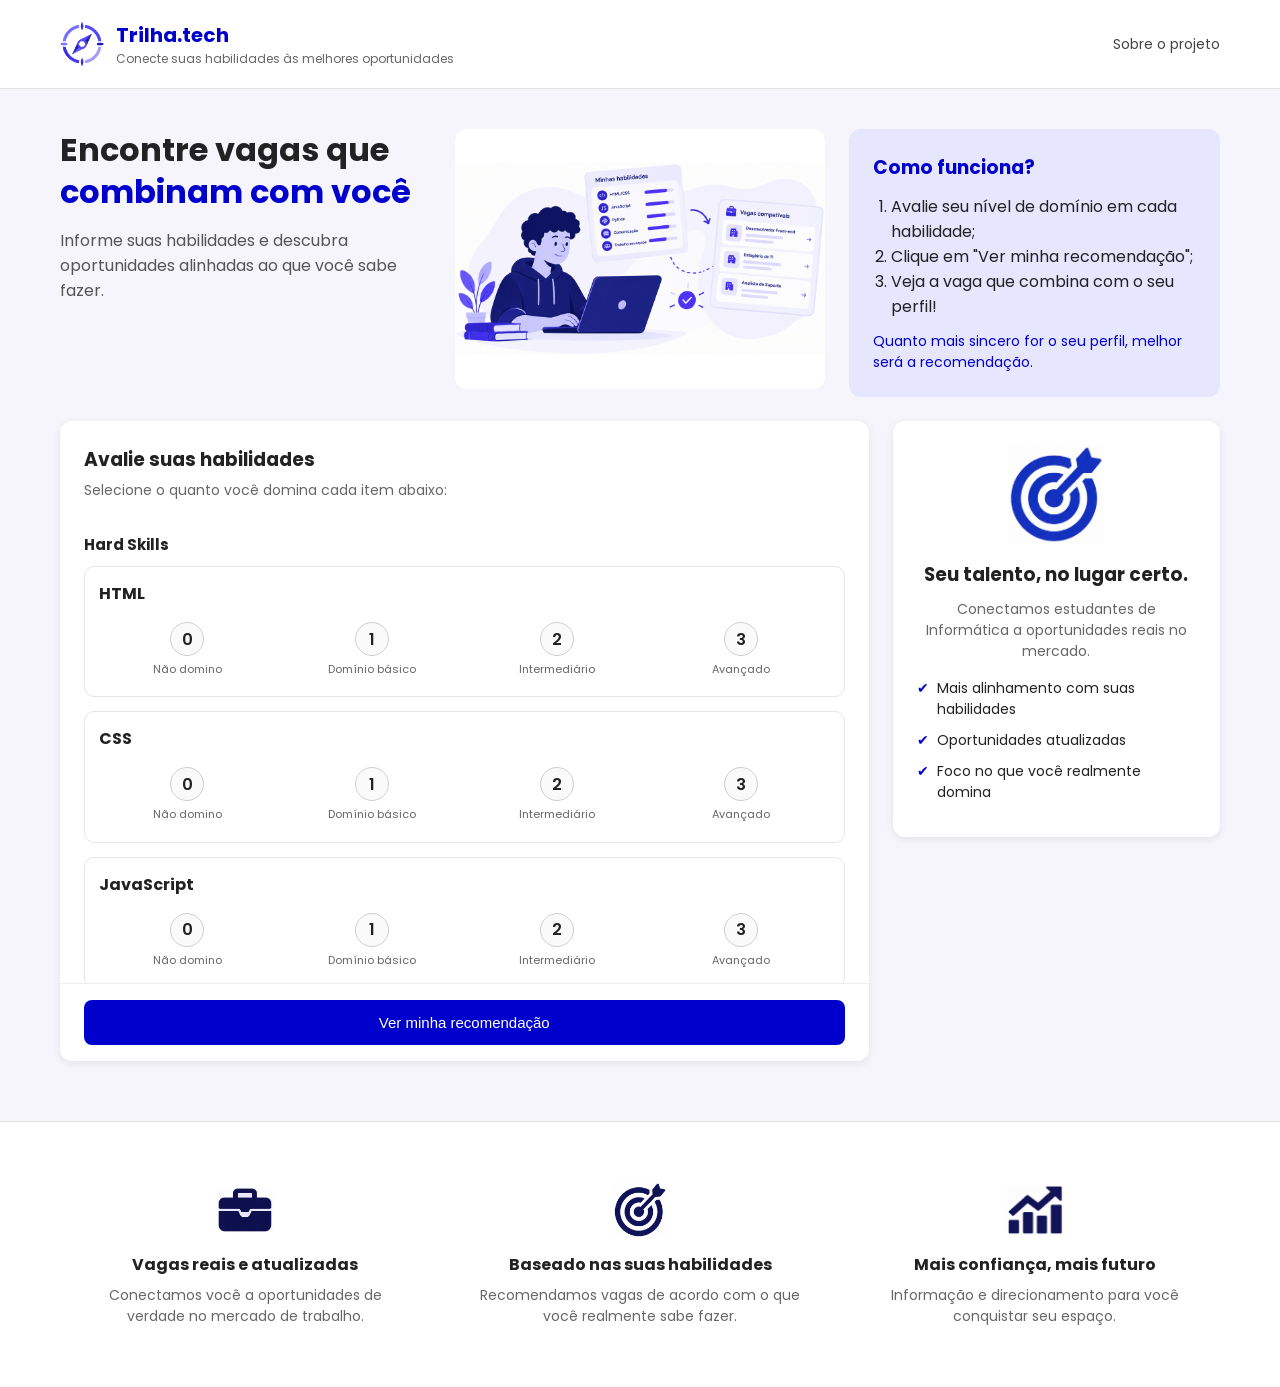
<file: index.html>
<!DOCTYPE html>
<html lang="pt-br">
<head>
  <meta charset="UTF-8">
  <meta name="viewport" content="width=device-width, initial-scale=1.0">
  <title>Trilha.tech - Encontre vagas que combinam com você</title>

  <!-- Fonte importada do Google Fonts (Poppins), usada em toda a página -->
  <link rel="preconnect" href="https://fonts.googleapis.com">
  <link href="https://fonts.googleapis.com/css2?family=Poppins:wght@400;500;600;700&display=swap" rel="stylesheet">

  <link rel="stylesheet" href="style.css">
</head>
<body>

  <!-- ===================== CABEÇALHO ===================== -->
  <header class="header">
    <div class="logo-area">
      <!-- Logo (ícone da bússola) ao lado do nome Trilha.tech -->
      <img class="logo-img" src="img/logo.png" alt="Logo do Trilha.tech">
      <div class="logo-text">
        <h2 class="logo-title">Trilha.tech</h2>
        <p class="logo-subtitle">Conecte suas habilidades às melhores oportunidades</p>
      </div>
    </div>
    <a href="#" class="sobre-link">Sobre o projeto</a>
  </header>

  <!--
    ===================== CONTEÚDO PRINCIPAL =====================
    Todos os blocos abaixo (texto do hero, ilustração, "como funciona",
    card de habilidades e card lateral) ficam dentro do MESMO container
    flexível. Isso é o que permite reorganizar a posição de cada um
    (via CSS "order") separadamente para desktop, tablet e celular,
    sem precisar duplicar o HTML.
  -->
  <div class="conteudo-principal">

    <div class="hero-texto">
      <h1>Encontre vagas que <span class="destaque">combinam com você</span></h1>
      <p>Informe suas habilidades e descubra oportunidades alinhadas ao que você sabe fazer.</p>
    </div>

    <div class="hero-imagem">
      <!-- Ilustração principal -->
      <img src="img/hero.png" alt="Pessoa usando o notebook ao lado dos cards de habilidades e vagas compatíveis">
    </div>

    <div class="como-funciona">
      <h3>Como funciona?</h3>
      <ol>
        <li>Avalie seu nível de domínio em cada habilidade;</li>
        <li>Clique em "Ver minha recomendação";</li>
        <li>Veja a vaga que combina com o seu perfil!</li>
      </ol>
      <p class="como-funciona-dica">Quanto mais sincero for o seu perfil, melhor será a recomendação.</p>
    </div>

    <!-- Cartão grande com os formulários (fica fixo, só a lista de itens rola) -->
    <div class="skills-card">

      <!-- Cabeçalho do cartão: não rola -->
      <div class="skills-card-header">
        <h3>Avalie suas habilidades</h3>
        <p>Selecione o quanto você domina cada item abaixo:</p>
      </div>

      <!-- Lista de habilidades: essa área rola internamente -->
      <div class="skills-lista" id="skills-lista">

        <!-- ---------- HARD SKILLS ---------- -->
        <h4 class="grupo-titulo">Hard Skills</h4>

        <div class="skill-item">
          <p class="skill-nome">HTML</p>
          <div class="opcoes">
            <label class="opcao">
              <input type="radio" name="skill-1-html" value="0">
              <span class="opcao-numero">0</span>
              <span class="opcao-label">Não domino</span>
            </label>
            <label class="opcao">
              <input type="radio" name="skill-1-html" value="1">
              <span class="opcao-numero">1</span>
              <span class="opcao-label">Domínio básico</span>
            </label>
            <label class="opcao">
              <input type="radio" name="skill-1-html" value="2">
              <span class="opcao-numero">2</span>
              <span class="opcao-label">Intermediário</span>
            </label>
            <label class="opcao">
              <input type="radio" name="skill-1-html" value="3">
              <span class="opcao-numero">3</span>
              <span class="opcao-label">Avançado</span>
            </label>
          </div>
        </div>

        <div class="skill-item">
          <p class="skill-nome">CSS</p>
          <div class="opcoes">
            <label class="opcao">
              <input type="radio" name="skill-2-css" value="0">
              <span class="opcao-numero">0</span>
              <span class="opcao-label">Não domino</span>
            </label>
            <label class="opcao">
              <input type="radio" name="skill-2-css" value="1">
              <span class="opcao-numero">1</span>
              <span class="opcao-label">Domínio básico</span>
            </label>
            <label class="opcao">
              <input type="radio" name="skill-2-css" value="2">
              <span class="opcao-numero">2</span>
              <span class="opcao-label">Intermediário</span>
            </label>
            <label class="opcao">
              <input type="radio" name="skill-2-css" value="3">
              <span class="opcao-numero">3</span>
              <span class="opcao-label">Avançado</span>
            </label>
          </div>
        </div>

        <div class="skill-item">
          <p class="skill-nome">JavaScript</p>
          <div class="opcoes">
            <label class="opcao">
              <input type="radio" name="skill-3-javascript" value="0">
              <span class="opcao-numero">0</span>
              <span class="opcao-label">Não domino</span>
            </label>
            <label class="opcao">
              <input type="radio" name="skill-3-javascript" value="1">
              <span class="opcao-numero">1</span>
              <span class="opcao-label">Domínio básico</span>
            </label>
            <label class="opcao">
              <input type="radio" name="skill-3-javascript" value="2">
              <span class="opcao-numero">2</span>
              <span class="opcao-label">Intermediário</span>
            </label>
            <label class="opcao">
              <input type="radio" name="skill-3-javascript" value="3">
              <span class="opcao-numero">3</span>
              <span class="opcao-label">Avançado</span>
            </label>
          </div>
        </div>

        <div class="skill-item">
          <p class="skill-nome">UI/UX Design</p>
          <div class="opcoes">
            <label class="opcao">
              <input type="radio" name="skill-4-ui-ux-design" value="0">
              <span class="opcao-numero">0</span>
              <span class="opcao-label">Não domino</span>
            </label>
            <label class="opcao">
              <input type="radio" name="skill-4-ui-ux-design" value="1">
              <span class="opcao-numero">1</span>
              <span class="opcao-label">Domínio básico</span>
            </label>
            <label class="opcao">
              <input type="radio" name="skill-4-ui-ux-design" value="2">
              <span class="opcao-numero">2</span>
              <span class="opcao-label">Intermediário</span>
            </label>
            <label class="opcao">
              <input type="radio" name="skill-4-ui-ux-design" value="3">
              <span class="opcao-numero">3</span>
              <span class="opcao-label">Avançado</span>
            </label>
          </div>
        </div>

        <div class="skill-item">
          <p class="skill-nome">Lógica de Programação</p>
          <div class="opcoes">
            <label class="opcao">
              <input type="radio" name="skill-5-l-gica-de-programa-o" value="0">
              <span class="opcao-numero">0</span>
              <span class="opcao-label">Não domino</span>
            </label>
            <label class="opcao">
              <input type="radio" name="skill-5-l-gica-de-programa-o" value="1">
              <span class="opcao-numero">1</span>
              <span class="opcao-label">Domínio básico</span>
            </label>
            <label class="opcao">
              <input type="radio" name="skill-5-l-gica-de-programa-o" value="2">
              <span class="opcao-numero">2</span>
              <span class="opcao-label">Intermediário</span>
            </label>
            <label class="opcao">
              <input type="radio" name="skill-5-l-gica-de-programa-o" value="3">
              <span class="opcao-numero">3</span>
              <span class="opcao-label">Avançado</span>
            </label>
          </div>
        </div>

        <div class="skill-item">
          <p class="skill-nome">Desenvolvimento Front End</p>
          <div class="opcoes">
            <label class="opcao">
              <input type="radio" name="skill-6-desenvolvimento-front-end" value="0">
              <span class="opcao-numero">0</span>
              <span class="opcao-label">Não domino</span>
            </label>
            <label class="opcao">
              <input type="radio" name="skill-6-desenvolvimento-front-end" value="1">
              <span class="opcao-numero">1</span>
              <span class="opcao-label">Domínio básico</span>
            </label>
            <label class="opcao">
              <input type="radio" name="skill-6-desenvolvimento-front-end" value="2">
              <span class="opcao-numero">2</span>
              <span class="opcao-label">Intermediário</span>
            </label>
            <label class="opcao">
              <input type="radio" name="skill-6-desenvolvimento-front-end" value="3">
              <span class="opcao-numero">3</span>
              <span class="opcao-label">Avançado</span>
            </label>
          </div>
        </div>

        <div class="skill-item">
          <p class="skill-nome">Banco de Dados</p>
          <div class="opcoes">
            <label class="opcao">
              <input type="radio" name="skill-7-banco-de-dados" value="0">
              <span class="opcao-numero">0</span>
              <span class="opcao-label">Não domino</span>
            </label>
            <label class="opcao">
              <input type="radio" name="skill-7-banco-de-dados" value="1">
              <span class="opcao-numero">1</span>
              <span class="opcao-label">Domínio básico</span>
            </label>
            <label class="opcao">
              <input type="radio" name="skill-7-banco-de-dados" value="2">
              <span class="opcao-numero">2</span>
              <span class="opcao-label">Intermediário</span>
            </label>
            <label class="opcao">
              <input type="radio" name="skill-7-banco-de-dados" value="3">
              <span class="opcao-numero">3</span>
              <span class="opcao-label">Avançado</span>
            </label>
          </div>
        </div>

        <div class="skill-item">
          <p class="skill-nome">Node.js - Back End</p>
          <div class="opcoes">
            <label class="opcao">
              <input type="radio" name="skill-8-node-js-back-end" value="0">
              <span class="opcao-numero">0</span>
              <span class="opcao-label">Não domino</span>
            </label>
            <label class="opcao">
              <input type="radio" name="skill-8-node-js-back-end" value="1">
              <span class="opcao-numero">1</span>
              <span class="opcao-label">Domínio básico</span>
            </label>
            <label class="opcao">
              <input type="radio" name="skill-8-node-js-back-end" value="2">
              <span class="opcao-numero">2</span>
              <span class="opcao-label">Intermediário</span>
            </label>
            <label class="opcao">
              <input type="radio" name="skill-8-node-js-back-end" value="3">
              <span class="opcao-numero">3</span>
              <span class="opcao-label">Avançado</span>
            </label>
          </div>
        </div>

        <div class="skill-item">
          <p class="skill-nome">Testes de Front End</p>
          <div class="opcoes">
            <label class="opcao">
              <input type="radio" name="skill-9-testes-de-front-end" value="0">
              <span class="opcao-numero">0</span>
              <span class="opcao-label">Não domino</span>
            </label>
            <label class="opcao">
              <input type="radio" name="skill-9-testes-de-front-end" value="1">
              <span class="opcao-numero">1</span>
              <span class="opcao-label">Domínio básico</span>
            </label>
            <label class="opcao">
              <input type="radio" name="skill-9-testes-de-front-end" value="2">
              <span class="opcao-numero">2</span>
              <span class="opcao-label">Intermediário</span>
            </label>
            <label class="opcao">
              <input type="radio" name="skill-9-testes-de-front-end" value="3">
              <span class="opcao-numero">3</span>
              <span class="opcao-label">Avançado</span>
            </label>
          </div>
        </div>

        <div class="skill-item">
          <p class="skill-nome">Noções Básicas de Redes</p>
          <div class="opcoes">
            <label class="opcao">
              <input type="radio" name="skill-10-no-es-b-sicas-de-redes" value="0">
              <span class="opcao-numero">0</span>
              <span class="opcao-label">Não domino</span>
            </label>
            <label class="opcao">
              <input type="radio" name="skill-10-no-es-b-sicas-de-redes" value="1">
              <span class="opcao-numero">1</span>
              <span class="opcao-label">Domínio básico</span>
            </label>
            <label class="opcao">
              <input type="radio" name="skill-10-no-es-b-sicas-de-redes" value="2">
              <span class="opcao-numero">2</span>
              <span class="opcao-label">Intermediário</span>
            </label>
            <label class="opcao">
              <input type="radio" name="skill-10-no-es-b-sicas-de-redes" value="3">
              <span class="opcao-numero">3</span>
              <span class="opcao-label">Avançado</span>
            </label>
          </div>
        </div>

        <div class="skill-item">
          <p class="skill-nome">Pensamento Computacional</p>
          <div class="opcoes">
            <label class="opcao">
              <input type="radio" name="skill-11-pensamento-computacional" value="0">
              <span class="opcao-numero">0</span>
              <span class="opcao-label">Não domino</span>
            </label>
            <label class="opcao">
              <input type="radio" name="skill-11-pensamento-computacional" value="1">
              <span class="opcao-numero">1</span>
              <span class="opcao-label">Domínio básico</span>
            </label>
            <label class="opcao">
              <input type="radio" name="skill-11-pensamento-computacional" value="2">
              <span class="opcao-numero">2</span>
              <span class="opcao-label">Intermediário</span>
            </label>
            <label class="opcao">
              <input type="radio" name="skill-11-pensamento-computacional" value="3">
              <span class="opcao-numero">3</span>
              <span class="opcao-label">Avançado</span>
            </label>
          </div>
        </div>

        <!-- ---------- SOFT SKILLS / COMPETÊNCIAS ---------- -->
        <h4 class="grupo-titulo">Soft Skills</h4>

        <div class="skill-item">
          <p class="skill-nome">Pensamento Analítico</p>
          <p class="skill-descricao">Capacidade de quebrar problemas complexos em partes simples para resolvê-los.</p>
          <div class="opcoes">
            <label class="opcao">
              <input type="radio" name="skill-101-pensamento-anal-tico" value="0">
              <span class="opcao-numero">0</span>
              <span class="opcao-label">Não domino</span>
            </label>
            <label class="opcao">
              <input type="radio" name="skill-101-pensamento-anal-tico" value="1">
              <span class="opcao-numero">1</span>
              <span class="opcao-label">Domínio básico</span>
            </label>
            <label class="opcao">
              <input type="radio" name="skill-101-pensamento-anal-tico" value="2">
              <span class="opcao-numero">2</span>
              <span class="opcao-label">Intermediário</span>
            </label>
            <label class="opcao">
              <input type="radio" name="skill-101-pensamento-anal-tico" value="3">
              <span class="opcao-numero">3</span>
              <span class="opcao-label">Avançado</span>
            </label>
          </div>
        </div>

        <div class="skill-item">
          <p class="skill-nome">Liderança e Trabalho em Equipe</p>
          <p class="skill-descricao">Capacidade de se comunicar com clareza, colaborar em grupo e liderar quando necessário, inclusive lidando com imprevistos e conflitos.</p>
          <div class="opcoes">
            <label class="opcao">
              <input type="radio" name="skill-102-lideran-a-e-trabalho-em-equipe" value="0">
              <span class="opcao-numero">0</span>
              <span class="opcao-label">Não domino</span>
            </label>
            <label class="opcao">
              <input type="radio" name="skill-102-lideran-a-e-trabalho-em-equipe" value="1">
              <span class="opcao-numero">1</span>
              <span class="opcao-label">Domínio básico</span>
            </label>
            <label class="opcao">
              <input type="radio" name="skill-102-lideran-a-e-trabalho-em-equipe" value="2">
              <span class="opcao-numero">2</span>
              <span class="opcao-label">Intermediário</span>
            </label>
            <label class="opcao">
              <input type="radio" name="skill-102-lideran-a-e-trabalho-em-equipe" value="3">
              <span class="opcao-numero">3</span>
              <span class="opcao-label">Avançado</span>
            </label>
          </div>
        </div>

        <div class="skill-item">
          <p class="skill-nome">Resiliência, Flexibilidade e Agilidade</p>
          <p class="skill-descricao">Capacidade de lidar com mudanças e se recuperar de erros rapidamente.</p>
          <div class="opcoes">
            <label class="opcao">
              <input type="radio" name="skill-103-resili-ncia-flexibilidade-e-agilidade" value="0">
              <span class="opcao-numero">0</span>
              <span class="opcao-label">Não domino</span>
            </label>
            <label class="opcao">
              <input type="radio" name="skill-103-resili-ncia-flexibilidade-e-agilidade" value="1">
              <span class="opcao-numero">1</span>
              <span class="opcao-label">Domínio básico</span>
            </label>
            <label class="opcao">
              <input type="radio" name="skill-103-resili-ncia-flexibilidade-e-agilidade" value="2">
              <span class="opcao-numero">2</span>
              <span class="opcao-label">Intermediário</span>
            </label>
            <label class="opcao">
              <input type="radio" name="skill-103-resili-ncia-flexibilidade-e-agilidade" value="3">
              <span class="opcao-numero">3</span>
              <span class="opcao-label">Avançado</span>
            </label>
          </div>
        </div>

        <div class="skill-item">
          <p class="skill-nome">Pensamento Crítico</p>
          <p class="skill-descricao">Capacidade de avaliar as respostas e dados gerados por ferramentas de IA: de forma crítica e profissional no seu futuro emprego.</p>
          <div class="opcoes">
            <label class="opcao">
              <input type="radio" name="skill-104-pensamento-cr-tico" value="0">
              <span class="opcao-numero">0</span>
              <span class="opcao-label">Não domino</span>
            </label>
            <label class="opcao">
              <input type="radio" name="skill-104-pensamento-cr-tico" value="1">
              <span class="opcao-numero">1</span>
              <span class="opcao-label">Domínio básico</span>
            </label>
            <label class="opcao">
              <input type="radio" name="skill-104-pensamento-cr-tico" value="2">
              <span class="opcao-numero">2</span>
              <span class="opcao-label">Intermediário</span>
            </label>
            <label class="opcao">
              <input type="radio" name="skill-104-pensamento-cr-tico" value="3">
              <span class="opcao-numero">3</span>
              <span class="opcao-label">Avançado</span>
            </label>
          </div>
        </div>

      </div>
      <!-- fim da lista rolável -->

      <!-- Rodapé do cartão: não rola, fica sempre visível -->
      <div class="skills-card-footer">
        <button class="botao-principal" id="botao-recomendacao">Ver minha recomendação</button>
      </div>

    </div>
    <!-- fim do skills-card -->

    <!-- Cartão lateral (fica ao lado do formulário) -->
    <div class="destaque-lateral">
      <!-- Imagem acima do título do card lateral -->
      <img class="destaque-img" src="img/destaque.png" alt="Alvo">
      <h3>Seu talento, no lugar certo.</h3>
      <p>Conectamos estudantes de Informática a oportunidades reais no mercado.</p>
      <ul class="lista-check">
        <li>Mais alinhamento com suas habilidades</li>
        <li>Oportunidades atualizadas</li>
        <li>Foco no que você realmente domina</li>
      </ul>
    </div>

  </div>
  <!-- fim do conteúdo principal -->

  <!-- ===================== SEÇÕES DE RODAPÉ (edite os textos como quiser) ===================== -->
  <section class="informacoes">

    <div class="info-item">
      <img class="info-icone" src="img/icone-vagas.png" alt="Maleta">
      <h4>Vagas reais e atualizadas</h4>
      <p>Conectamos você a oportunidades de verdade no mercado de trabalho.</p>
    </div>

    <div class="info-item">
      <img class="info-icone" src="img/icone-habilidades.png" alt="Alvo">
      <h4>Baseado nas suas habilidades</h4>
      <p>Recomendamos vagas de acordo com o que você realmente sabe fazer.</p>
    </div>

    <div class="info-item">
      <img class="info-icone" src="img/icone-confianca.png" alt="Gráfico de crescimento">
      <h4>Mais confiança, mais futuro</h4>
      <p>Informação e direcionamento para você conquistar seu espaço.</p>
    </div>

  </section>

  <script src="script.js"></script>
</body>
</html>
</file>
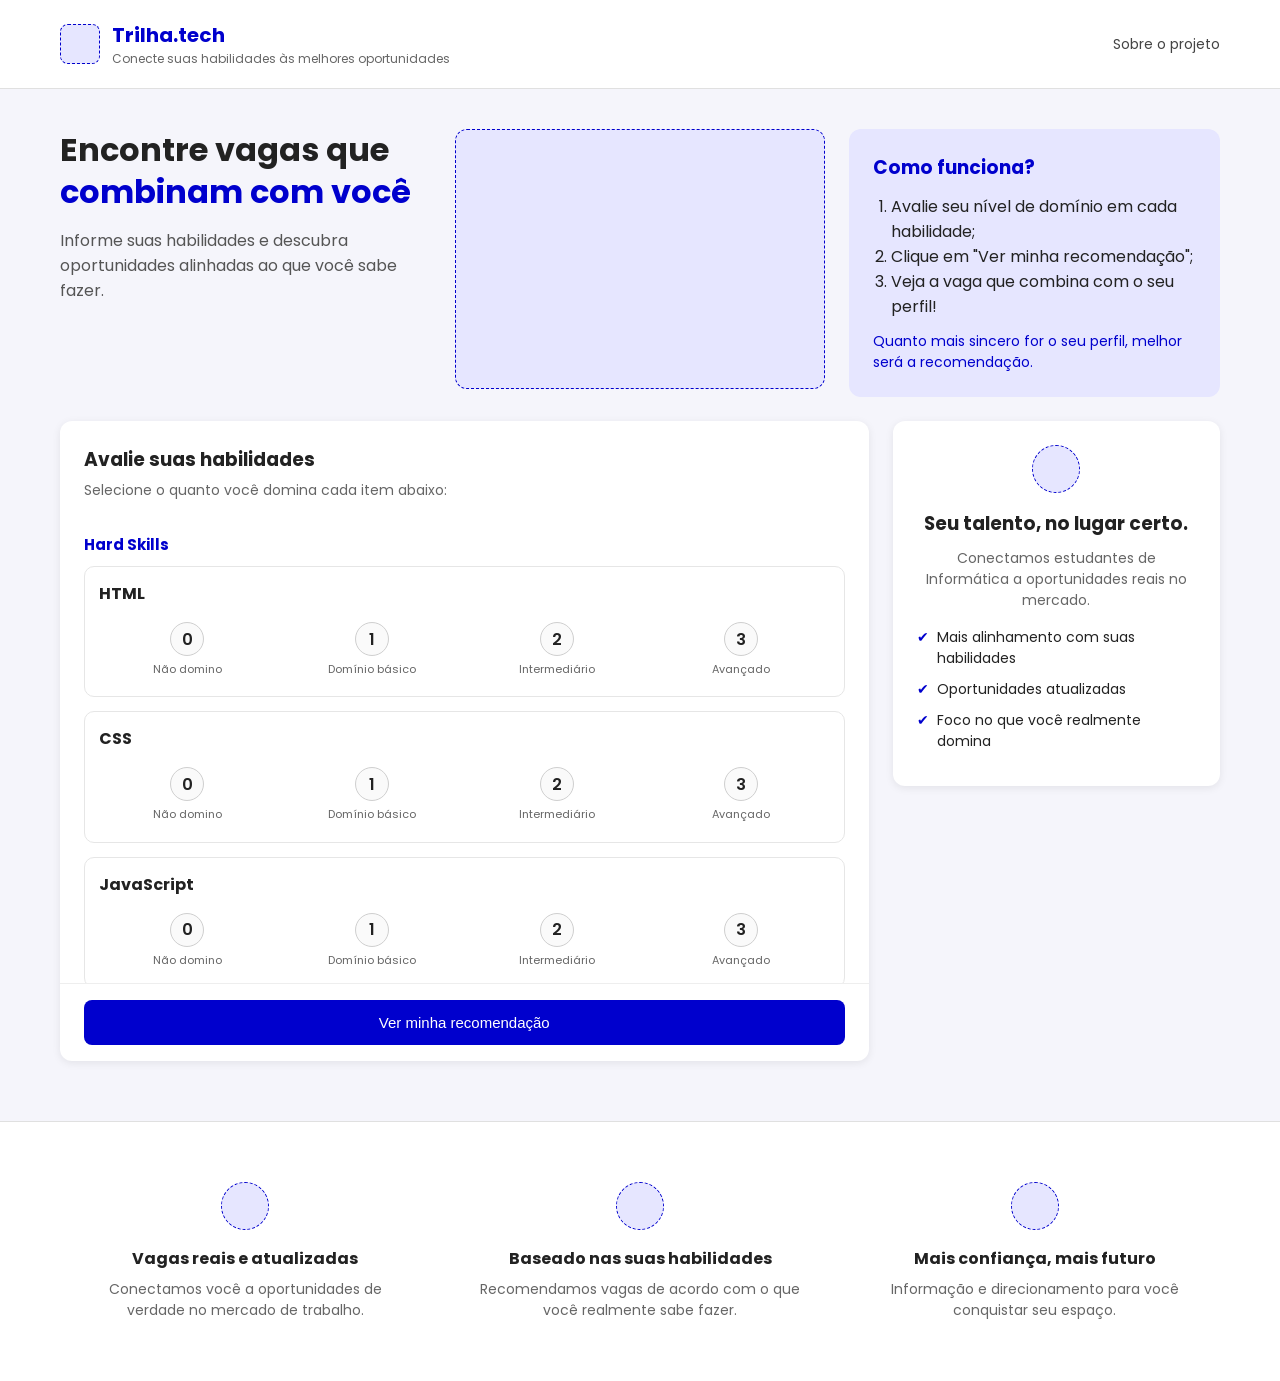
<file: Projeto direcionamento de vagas/index.html>
<!DOCTYPE html>
<html lang="pt-br">
<head>
  <meta charset="UTF-8">
  <meta name="viewport" content="width=device-width, initial-scale=1.0">
  <title>Trilha.tech - Encontre vagas que combinam com você</title>

  <!-- Fonte importada do Google Fonts (Poppins), usada em toda a página -->
  <link rel="preconnect" href="https://fonts.googleapis.com">
  <link href="https://fonts.googleapis.com/css2?family=Poppins:wght@400;500;600;700&display=swap" rel="stylesheet">

  <link rel="stylesheet" href="style.css">
</head>
<body>

  <!-- ===================== CABEÇALHO ===================== -->
  <header class="header">
    <div class="logo-area">
      <!-- IMAGEM: logo do Trilha.tech (ícone) vai aqui -->
      <div class="logo-placeholder"></div>
      <div class="logo-text">
        <h2 class="logo-title">Trilha.tech</h2>
        <p class="logo-subtitle">Conecte suas habilidades às melhores oportunidades</p>
      </div>
    </div>
    <a href="#" class="sobre-link">Sobre o projeto</a>
  </header>

  <!--
    ===================== CONTEÚDO PRINCIPAL =====================
    Todos os blocos abaixo (texto do hero, ilustração, "como funciona",
    card de habilidades e card lateral) ficam dentro do MESMO container
    flexível. Isso é o que permite reorganizar a posição de cada um
    (via CSS "order") separadamente para desktop, tablet e celular,
    sem precisar duplicar o HTML.
  -->
  <div class="conteudo-principal">

    <div class="hero-texto">
      <h1>Encontre vagas que <span class="destaque">combinam com você</span></h1>
      <p>Informe suas habilidades e descubra oportunidades alinhadas ao que você sabe fazer.</p>
    </div>

    <div class="hero-imagem">
      <!-- IMAGEM: ilustração principal (notebook + lupa) vai aqui -->
    </div>

    <div class="como-funciona">
      <h3>Como funciona?</h3>
      <ol>
        <li>Avalie seu nível de domínio em cada habilidade;</li>
        <li>Clique em "Ver minha recomendação";</li>
        <li>Veja a vaga que combina com o seu perfil!</li>
      </ol>
      <p class="como-funciona-dica">Quanto mais sincero for o seu perfil, melhor será a recomendação.</p>
    </div>

    <!-- Cartão grande com os formulários (fica fixo, só a lista de itens rola) -->
    <div class="skills-card">

      <!-- Cabeçalho do cartão: não rola -->
      <div class="skills-card-header">
        <h3>Avalie suas habilidades</h3>
        <p>Selecione o quanto você domina cada item abaixo:</p>
      </div>

      <!-- Lista de habilidades: essa área rola internamente -->
      <div class="skills-lista" id="skills-lista">

        <!-- ---------- HARD SKILLS ---------- -->
        <h4 class="grupo-titulo">Hard Skills</h4>

        <div class="skill-item">
          <p class="skill-nome">HTML</p>
          <div class="opcoes">
            <label class="opcao">
              <input type="radio" name="skill-1-html" value="0">
              <span class="opcao-numero">0</span>
              <span class="opcao-label">Não domino</span>
            </label>
            <label class="opcao">
              <input type="radio" name="skill-1-html" value="1">
              <span class="opcao-numero">1</span>
              <span class="opcao-label">Domínio básico</span>
            </label>
            <label class="opcao">
              <input type="radio" name="skill-1-html" value="2">
              <span class="opcao-numero">2</span>
              <span class="opcao-label">Intermediário</span>
            </label>
            <label class="opcao">
              <input type="radio" name="skill-1-html" value="3">
              <span class="opcao-numero">3</span>
              <span class="opcao-label">Avançado</span>
            </label>
          </div>
        </div>

        <div class="skill-item">
          <p class="skill-nome">CSS</p>
          <div class="opcoes">
            <label class="opcao">
              <input type="radio" name="skill-2-css" value="0">
              <span class="opcao-numero">0</span>
              <span class="opcao-label">Não domino</span>
            </label>
            <label class="opcao">
              <input type="radio" name="skill-2-css" value="1">
              <span class="opcao-numero">1</span>
              <span class="opcao-label">Domínio básico</span>
            </label>
            <label class="opcao">
              <input type="radio" name="skill-2-css" value="2">
              <span class="opcao-numero">2</span>
              <span class="opcao-label">Intermediário</span>
            </label>
            <label class="opcao">
              <input type="radio" name="skill-2-css" value="3">
              <span class="opcao-numero">3</span>
              <span class="opcao-label">Avançado</span>
            </label>
          </div>
        </div>

        <div class="skill-item">
          <p class="skill-nome">JavaScript</p>
          <div class="opcoes">
            <label class="opcao">
              <input type="radio" name="skill-3-javascript" value="0">
              <span class="opcao-numero">0</span>
              <span class="opcao-label">Não domino</span>
            </label>
            <label class="opcao">
              <input type="radio" name="skill-3-javascript" value="1">
              <span class="opcao-numero">1</span>
              <span class="opcao-label">Domínio básico</span>
            </label>
            <label class="opcao">
              <input type="radio" name="skill-3-javascript" value="2">
              <span class="opcao-numero">2</span>
              <span class="opcao-label">Intermediário</span>
            </label>
            <label class="opcao">
              <input type="radio" name="skill-3-javascript" value="3">
              <span class="opcao-numero">3</span>
              <span class="opcao-label">Avançado</span>
            </label>
          </div>
        </div>

        <div class="skill-item">
          <p class="skill-nome">UI/UX Design</p>
          <div class="opcoes">
            <label class="opcao">
              <input type="radio" name="skill-4-ui-ux-design" value="0">
              <span class="opcao-numero">0</span>
              <span class="opcao-label">Não domino</span>
            </label>
            <label class="opcao">
              <input type="radio" name="skill-4-ui-ux-design" value="1">
              <span class="opcao-numero">1</span>
              <span class="opcao-label">Domínio básico</span>
            </label>
            <label class="opcao">
              <input type="radio" name="skill-4-ui-ux-design" value="2">
              <span class="opcao-numero">2</span>
              <span class="opcao-label">Intermediário</span>
            </label>
            <label class="opcao">
              <input type="radio" name="skill-4-ui-ux-design" value="3">
              <span class="opcao-numero">3</span>
              <span class="opcao-label">Avançado</span>
            </label>
          </div>
        </div>

        <div class="skill-item">
          <p class="skill-nome">Lógica de Programação</p>
          <div class="opcoes">
            <label class="opcao">
              <input type="radio" name="skill-5-l-gica-de-programa-o" value="0">
              <span class="opcao-numero">0</span>
              <span class="opcao-label">Não domino</span>
            </label>
            <label class="opcao">
              <input type="radio" name="skill-5-l-gica-de-programa-o" value="1">
              <span class="opcao-numero">1</span>
              <span class="opcao-label">Domínio básico</span>
            </label>
            <label class="opcao">
              <input type="radio" name="skill-5-l-gica-de-programa-o" value="2">
              <span class="opcao-numero">2</span>
              <span class="opcao-label">Intermediário</span>
            </label>
            <label class="opcao">
              <input type="radio" name="skill-5-l-gica-de-programa-o" value="3">
              <span class="opcao-numero">3</span>
              <span class="opcao-label">Avançado</span>
            </label>
          </div>
        </div>

        <div class="skill-item">
          <p class="skill-nome">Desenvolvimento Front End</p>
          <div class="opcoes">
            <label class="opcao">
              <input type="radio" name="skill-6-desenvolvimento-front-end" value="0">
              <span class="opcao-numero">0</span>
              <span class="opcao-label">Não domino</span>
            </label>
            <label class="opcao">
              <input type="radio" name="skill-6-desenvolvimento-front-end" value="1">
              <span class="opcao-numero">1</span>
              <span class="opcao-label">Domínio básico</span>
            </label>
            <label class="opcao">
              <input type="radio" name="skill-6-desenvolvimento-front-end" value="2">
              <span class="opcao-numero">2</span>
              <span class="opcao-label">Intermediário</span>
            </label>
            <label class="opcao">
              <input type="radio" name="skill-6-desenvolvimento-front-end" value="3">
              <span class="opcao-numero">3</span>
              <span class="opcao-label">Avançado</span>
            </label>
          </div>
        </div>

        <div class="skill-item">
          <p class="skill-nome">Banco de Dados</p>
          <div class="opcoes">
            <label class="opcao">
              <input type="radio" name="skill-7-banco-de-dados" value="0">
              <span class="opcao-numero">0</span>
              <span class="opcao-label">Não domino</span>
            </label>
            <label class="opcao">
              <input type="radio" name="skill-7-banco-de-dados" value="1">
              <span class="opcao-numero">1</span>
              <span class="opcao-label">Domínio básico</span>
            </label>
            <label class="opcao">
              <input type="radio" name="skill-7-banco-de-dados" value="2">
              <span class="opcao-numero">2</span>
              <span class="opcao-label">Intermediário</span>
            </label>
            <label class="opcao">
              <input type="radio" name="skill-7-banco-de-dados" value="3">
              <span class="opcao-numero">3</span>
              <span class="opcao-label">Avançado</span>
            </label>
          </div>
        </div>

        <div class="skill-item">
          <p class="skill-nome">Node.js - Back End</p>
          <div class="opcoes">
            <label class="opcao">
              <input type="radio" name="skill-8-node-js-back-end" value="0">
              <span class="opcao-numero">0</span>
              <span class="opcao-label">Não domino</span>
            </label>
            <label class="opcao">
              <input type="radio" name="skill-8-node-js-back-end" value="1">
              <span class="opcao-numero">1</span>
              <span class="opcao-label">Domínio básico</span>
            </label>
            <label class="opcao">
              <input type="radio" name="skill-8-node-js-back-end" value="2">
              <span class="opcao-numero">2</span>
              <span class="opcao-label">Intermediário</span>
            </label>
            <label class="opcao">
              <input type="radio" name="skill-8-node-js-back-end" value="3">
              <span class="opcao-numero">3</span>
              <span class="opcao-label">Avançado</span>
            </label>
          </div>
        </div>

        <div class="skill-item">
          <p class="skill-nome">Testes de Front End</p>
          <div class="opcoes">
            <label class="opcao">
              <input type="radio" name="skill-9-testes-de-front-end" value="0">
              <span class="opcao-numero">0</span>
              <span class="opcao-label">Não domino</span>
            </label>
            <label class="opcao">
              <input type="radio" name="skill-9-testes-de-front-end" value="1">
              <span class="opcao-numero">1</span>
              <span class="opcao-label">Domínio básico</span>
            </label>
            <label class="opcao">
              <input type="radio" name="skill-9-testes-de-front-end" value="2">
              <span class="opcao-numero">2</span>
              <span class="opcao-label">Intermediário</span>
            </label>
            <label class="opcao">
              <input type="radio" name="skill-9-testes-de-front-end" value="3">
              <span class="opcao-numero">3</span>
              <span class="opcao-label">Avançado</span>
            </label>
          </div>
        </div>

        <div class="skill-item">
          <p class="skill-nome">Noções Básicas de Redes</p>
          <div class="opcoes">
            <label class="opcao">
              <input type="radio" name="skill-10-no-es-b-sicas-de-redes" value="0">
              <span class="opcao-numero">0</span>
              <span class="opcao-label">Não domino</span>
            </label>
            <label class="opcao">
              <input type="radio" name="skill-10-no-es-b-sicas-de-redes" value="1">
              <span class="opcao-numero">1</span>
              <span class="opcao-label">Domínio básico</span>
            </label>
            <label class="opcao">
              <input type="radio" name="skill-10-no-es-b-sicas-de-redes" value="2">
              <span class="opcao-numero">2</span>
              <span class="opcao-label">Intermediário</span>
            </label>
            <label class="opcao">
              <input type="radio" name="skill-10-no-es-b-sicas-de-redes" value="3">
              <span class="opcao-numero">3</span>
              <span class="opcao-label">Avançado</span>
            </label>
          </div>
        </div>

        <div class="skill-item">
          <p class="skill-nome">Pensamento Computacional</p>
          <div class="opcoes">
            <label class="opcao">
              <input type="radio" name="skill-11-pensamento-computacional" value="0">
              <span class="opcao-numero">0</span>
              <span class="opcao-label">Não domino</span>
            </label>
            <label class="opcao">
              <input type="radio" name="skill-11-pensamento-computacional" value="1">
              <span class="opcao-numero">1</span>
              <span class="opcao-label">Domínio básico</span>
            </label>
            <label class="opcao">
              <input type="radio" name="skill-11-pensamento-computacional" value="2">
              <span class="opcao-numero">2</span>
              <span class="opcao-label">Intermediário</span>
            </label>
            <label class="opcao">
              <input type="radio" name="skill-11-pensamento-computacional" value="3">
              <span class="opcao-numero">3</span>
              <span class="opcao-label">Avançado</span>
            </label>
          </div>
        </div>

        <!-- ---------- SOFT SKILLS / COMPETÊNCIAS ---------- -->
        <h4 class="grupo-titulo">Soft Skills e Competências</h4>

        <div class="skill-item">
          <p class="skill-nome">Pensamento Analítico</p>
          <p class="skill-descricao">Capacidade de quebrar problemas complexos em partes simples para resolvê-los.</p>
          <div class="opcoes">
            <label class="opcao">
              <input type="radio" name="skill-101-pensamento-anal-tico" value="0">
              <span class="opcao-numero">0</span>
              <span class="opcao-label">Não domino</span>
            </label>
            <label class="opcao">
              <input type="radio" name="skill-101-pensamento-anal-tico" value="1">
              <span class="opcao-numero">1</span>
              <span class="opcao-label">Domínio básico</span>
            </label>
            <label class="opcao">
              <input type="radio" name="skill-101-pensamento-anal-tico" value="2">
              <span class="opcao-numero">2</span>
              <span class="opcao-label">Intermediário</span>
            </label>
            <label class="opcao">
              <input type="radio" name="skill-101-pensamento-anal-tico" value="3">
              <span class="opcao-numero">3</span>
              <span class="opcao-label">Avançado</span>
            </label>
          </div>
        </div>

        <div class="skill-item">
          <p class="skill-nome">Liderança e Trabalho em Equipe</p>
          <p class="skill-descricao">Capacidade de se comunicar com clareza, colaborar em grupo e liderar quando necessário, inclusive lidando com imprevistos e conflitos.</p>
          <div class="opcoes">
            <label class="opcao">
              <input type="radio" name="skill-102-lideran-a-e-trabalho-em-equipe" value="0">
              <span class="opcao-numero">0</span>
              <span class="opcao-label">Não domino</span>
            </label>
            <label class="opcao">
              <input type="radio" name="skill-102-lideran-a-e-trabalho-em-equipe" value="1">
              <span class="opcao-numero">1</span>
              <span class="opcao-label">Domínio básico</span>
            </label>
            <label class="opcao">
              <input type="radio" name="skill-102-lideran-a-e-trabalho-em-equipe" value="2">
              <span class="opcao-numero">2</span>
              <span class="opcao-label">Intermediário</span>
            </label>
            <label class="opcao">
              <input type="radio" name="skill-102-lideran-a-e-trabalho-em-equipe" value="3">
              <span class="opcao-numero">3</span>
              <span class="opcao-label">Avançado</span>
            </label>
          </div>
        </div>

        <div class="skill-item">
          <p class="skill-nome">Resiliência, Flexibilidade e Agilidade</p>
          <p class="skill-descricao">Capacidade de lidar com mudanças e se recuperar de erros rapidamente.</p>
          <div class="opcoes">
            <label class="opcao">
              <input type="radio" name="skill-103-resili-ncia-flexibilidade-e-agilidade" value="0">
              <span class="opcao-numero">0</span>
              <span class="opcao-label">Não domino</span>
            </label>
            <label class="opcao">
              <input type="radio" name="skill-103-resili-ncia-flexibilidade-e-agilidade" value="1">
              <span class="opcao-numero">1</span>
              <span class="opcao-label">Domínio básico</span>
            </label>
            <label class="opcao">
              <input type="radio" name="skill-103-resili-ncia-flexibilidade-e-agilidade" value="2">
              <span class="opcao-numero">2</span>
              <span class="opcao-label">Intermediário</span>
            </label>
            <label class="opcao">
              <input type="radio" name="skill-103-resili-ncia-flexibilidade-e-agilidade" value="3">
              <span class="opcao-numero">3</span>
              <span class="opcao-label">Avançado</span>
            </label>
          </div>
        </div>

        <div class="skill-item">
          <p class="skill-nome">Pensamento Crítico</p>
          <p class="skill-descricao">Capacidade de avaliar as respostas e dados gerados por ferramentas de IA.</p>
          <div class="opcoes">
            <label class="opcao">
              <input type="radio" name="skill-104-pensamento-cr-tico" value="0">
              <span class="opcao-numero">0</span>
              <span class="opcao-label">Não domino</span>
            </label>
            <label class="opcao">
              <input type="radio" name="skill-104-pensamento-cr-tico" value="1">
              <span class="opcao-numero">1</span>
              <span class="opcao-label">Domínio básico</span>
            </label>
            <label class="opcao">
              <input type="radio" name="skill-104-pensamento-cr-tico" value="2">
              <span class="opcao-numero">2</span>
              <span class="opcao-label">Intermediário</span>
            </label>
            <label class="opcao">
              <input type="radio" name="skill-104-pensamento-cr-tico" value="3">
              <span class="opcao-numero">3</span>
              <span class="opcao-label">Avançado</span>
            </label>
          </div>
        </div>

        <div class="skill-item">
          <p class="skill-nome">Preparo para Tecnologias Digitais e IA</p>
          <p class="skill-descricao">O quanto você se sente preparado para utilizar ferramentas digitais e Inteligências Artificiais de forma crítica e profissional no seu futuro emprego.</p>
          <div class="opcoes">
            <label class="opcao">
              <input type="radio" name="skill-105-preparo-para-tecnologias-digitais-e-ia" value="0">
              <span class="opcao-numero">0</span>
              <span class="opcao-label">Nada preparado</span>
            </label>
            <label class="opcao">
              <input type="radio" name="skill-105-preparo-para-tecnologias-digitais-e-ia" value="1">
              <span class="opcao-numero">1</span>
              <span class="opcao-label">Pouco preparado</span>
            </label>
            <label class="opcao">
              <input type="radio" name="skill-105-preparo-para-tecnologias-digitais-e-ia" value="2">
              <span class="opcao-numero">2</span>
              <span class="opcao-label">Parcialmente preparado</span>
            </label>
            <label class="opcao">
              <input type="radio" name="skill-105-preparo-para-tecnologias-digitais-e-ia" value="3">
              <span class="opcao-numero">3</span>
              <span class="opcao-label">Totalmente preparado</span>
            </label>
          </div>
        </div>

      </div>
      <!-- fim da lista rolável -->

      <!-- Rodapé do cartão: não rola, fica sempre visível -->
      <div class="skills-card-footer">
        <button class="botao-principal" id="botao-recomendacao">Ver minha recomendação</button>
      </div>

    </div>
    <!-- fim do skills-card -->

    <!-- Cartão lateral (fica ao lado do formulário) -->
    <div class="destaque-lateral">
      <!-- IMAGEM: ícone de alvo/foguete vai aqui -->
      <div class="icone-placeholder"></div>
      <h3>Seu talento, no lugar certo.</h3>
      <p>Conectamos estudantes de Informática a oportunidades reais no mercado.</p>
      <ul class="lista-check">
        <li>Mais alinhamento com suas habilidades</li>
        <li>Oportunidades atualizadas</li>
        <li>Foco no que você realmente domina</li>
      </ul>
    </div>

  </div>
  <!-- fim do conteúdo principal -->

  <!-- ===================== SEÇÕES DE RODAPÉ (edite os textos como quiser) ===================== -->
  <section class="informacoes">

    <div class="info-item">
      <!-- IMAGEM: ícone de maleta/vaga vai aqui -->
      <div class="icone-placeholder"></div>
      <h4>Vagas reais e atualizadas</h4>
      <p>Conectamos você a oportunidades de verdade no mercado de trabalho.</p>
    </div>

    <div class="info-item">
      <!-- IMAGEM: ícone de alvo vai aqui -->
      <div class="icone-placeholder"></div>
      <h4>Baseado nas suas habilidades</h4>
      <p>Recomendamos vagas de acordo com o que você realmente sabe fazer.</p>
    </div>

    <div class="info-item">
      <!-- IMAGEM: ícone de gráfico/crescimento vai aqui -->
      <div class="icone-placeholder"></div>
      <h4>Mais confiança, mais futuro</h4>
      <p>Informação e direcionamento para você conquistar seu espaço.</p>
    </div>

  </section>

  <script src="script.js"></script>
</body>
</html>
</file>
<file: style.css>
/* ===================== RESET BÁSICO ===================== */
* {
  margin: 0;
  padding: 0;
  box-sizing: border-box;
}

body {
  font-family: 'Poppins', Arial, Helvetica, sans-serif;
  background-color: #f5f5fb;
  color: #222222;
}

/* ===================== CABEÇALHO ===================== */
.header {
  display: flex;
  justify-content: space-between;
  align-items: center;
  padding: 20px 60px;
  background-color: #ffffff;
  border-bottom: 1px solid #e0e0e0;
}

.logo-area {
  display: flex;
  align-items: center;
  gap: 12px;
}

/* Logo (ícone) ao lado do nome do site */
.logo-img {
  width: 44px;
  height: auto;
}

.logo-title {
  color: #0000CD;
  font-size: 20px;
}

.logo-subtitle {
  font-size: 12px;
  color: #666666;
}

.sobre-link {
  text-decoration: none;
  color: #444444;
  font-size: 14px;
}

/* =====================================================================
   CONTEÚDO PRINCIPAL
   Um único container flexível com "flex-wrap: wrap" que junta o hero
   (texto, ilustração, "como funciona") e a área de avaliação (card de
   habilidades + card lateral). O "order" de cada bloco muda em cada
   media query lá embaixo, pra reorganizar a página sem duplicar HTML.
   ===================================================================== */
.conteudo-principal {
  display: flex;
  flex-wrap: wrap;
  gap: 24px;
  padding: 40px 60px 60px 60px;
  align-items: flex-start;
}

/* ---- Linha 1 (hero): texto, ilustração e "como funciona" ---- */
.hero-texto {
  flex: 1 1 28%;
  order: 1;
}

.hero-texto h1 {
  font-size: 32px;
  margin-bottom: 16px;
  line-height: 1.3;
}

.destaque {
  color: #0000CD;
}

.hero-texto p {
  font-size: 16px;
  color: #555555;
}

/* Espaço reservado para a ilustração do hero */
/* Quadro da ilustração principal: a imagem ocupa todo o espaço dele */
.hero-imagem {
  flex: 1 1 28%;
  order: 2;
  height: 260px;
  background-color: #ffffff;
  border-radius: 12px;
  overflow: hidden;
}

.hero-imagem img {
  display: block;
  width: 100%;
  height: 100%;
  object-fit: contain;
}

.como-funciona {
  flex: 1 1 28%;
  order: 3;
  background-color: #e6e6ff;
  padding: 24px;
  border-radius: 12px;
}

.como-funciona h3 {
  color: #0000CD;
  margin-bottom: 12px;
}

.como-funciona ol {
  margin-left: 18px;
  margin-bottom: 12px;
}

.como-funciona-dica {
  color: #0000CD;
  font-size: 14px;
}

/* ---- Linha 2 (avaliação): card de habilidades + card lateral ---- */

/* Cartão grande do formulário: tamanho fixo, não cresce com o conteúdo.
   Essa altura fixa + "overflow: hidden" é o que mantém o card parado
   no lugar em QUALQUER tamanho de tela — só a lista de itens rola. */
.skills-card {
  flex: 3 1 60%;
  order: 4;
  background-color: #ffffff;
  border-radius: 12px;
  box-shadow: 0 2px 8px rgba(0, 0, 0, 0.08);
  height: 640px;
  display: flex;
  flex-direction: column;
  overflow: hidden;
}

.skills-card-header {
  padding: 24px 24px 12px 24px;
}

.skills-card-header h3 {
  margin-bottom: 6px;
}

.skills-card-header p {
  font-size: 14px;
  color: #666666;
}

/* Essa é a parte que rola: fica dentro do cartão, mas o cartão não se move */
.skills-lista {
  flex: 1;
  overflow-y: auto;
  padding: 0 24px;
}

.grupo-titulo {
  color: #222222;
  margin-top: 20px;
  margin-bottom: 10px;
  font-size: 15px;
}

.skill-item {
  border: 1px solid #e6e6e6;
  border-radius: 10px;
  padding: 14px;
  margin-bottom: 14px;
}

.skill-nome {
  font-weight: bold;
  margin-bottom: 4px;
}

.skill-descricao {
  font-size: 13px;
  color: #666666;
  margin-bottom: 10px;
}

.opcoes {
  display: flex;
  gap: 8px;
  flex-wrap: wrap;
  margin-top: 10px;
}

/* Cada opção é um <label> que envolve um <input type="radio"> escondido.
   Isso permite selecionar sem precisar de JavaScript. */
.opcao {
  position: relative;
  flex: 1;
  min-width: 80px;
  display: flex;
  flex-direction: column;
  align-items: center;
  padding: 6px 4px;
  border-radius: 8px;
  cursor: pointer;
}

/* O input de verdade fica escondido, mas continua clicável porque
   está dentro do <label> */
.opcao input[type="radio"] {
  position: absolute;
  opacity: 0;
  pointer-events: none;
}

.opcao-numero {
  width: 34px;
  height: 34px;
  border-radius: 50%;
  border: 1px solid #cfcfcf;
  background-color: #fafafa;
  display: flex;
  align-items: center;
  justify-content: center;
  font-weight: 600;
  margin-bottom: 6px;
  transition: all 0.15s ease; /* deixa a mudança de cor/tamanho suave */
}

.opcao-label {
  font-size: 11px;
  color: #666666;
  text-align: center;
  line-height: 1.3;
}

/* Hover: azul mais claro que o principal */
.opcao:hover .opcao-numero {
  border-color: #4d4dff;
  background-color: #e6e6ff;
}

/* Efeito de "pressionar": o círculo encolhe um pouco no instante do clique.
   Isso é só CSS (pseudo-classe :active), não precisa de JavaScript. */
.opcao:active .opcao-numero {
  transform: scale(0.85);
}

/* Estado selecionado: aplicado nos elementos irmãos do input marcado.
   A animação "selecionar" dá aquele efeito de "pulo" ao marcar a opção. */
.opcao input:checked ~ .opcao-numero {
  background-color: #0000CD;
  border-color: #0000CD;
  color: #ffffff;
  animation: selecionar 0.25s ease;
}

@keyframes selecionar {
  0% { transform: scale(0.75); }
  60% { transform: scale(1.2); }
  100% { transform: scale(1); }
}

.opcao input:checked ~ .opcao-label {
  color: #0000CD;
  font-weight: 600;
}

/* Rodapé do cartão: fica sempre visível, fora da área que rola */
.skills-card-footer {
  padding: 16px 24px;
  border-top: 1px solid #eeeeee;
}

.botao-principal {
  width: 100%;
  padding: 14px;
  background-color: #0000CD;
  color: #ffffff;
  border: none;
  border-radius: 8px;
  font-size: 15px;
  cursor: pointer;
  transition: background-color 0.2s ease;
}

/* Hover: azul mais claro que o principal */
.botao-principal:hover {
  background-color: #4d4dff;
}

.botao-principal:active {
  transform: scale(0.98);
}

/* Cartão lateral ao lado do formulário */
.destaque-lateral {
  flex: 1 1 25%;
  order: 5;
  background-color: #ffffff;
  border-radius: 12px;
  box-shadow: 0 2px 8px rgba(0, 0, 0, 0.08);
  padding: 24px;
  text-align: center;
}

/* Imagem acima do título do card lateral */
.destaque-img {
  display: block;
  width: 96px;
  height: auto;
  margin: 0 auto 16px auto;
}

/* Ícones das seções de rodapé */
.info-icone {
  display: block;
  width: 56px;
  height: 56px;
  object-fit: contain;
  margin: 0 auto 14px auto;
}

.destaque-lateral h3 {
  margin-bottom: 10px;
}

.destaque-lateral p {
  font-size: 14px;
  color: #666666;
  margin-bottom: 16px;
}

.lista-check {
  list-style: none;
  text-align: left;
}

.lista-check li {
  font-size: 14px;
  margin-bottom: 10px;
  padding-left: 20px;
  position: relative;
}

.lista-check li::before {
  content: "✔";
  color: #0000CD;
  position: absolute;
  left: 0;
}

/* ===================== SEÇÕES DE RODAPÉ ===================== */
.informacoes {
  display: flex;
  justify-content: space-around;
  gap: 24px;
  padding: 40px 60px;
  background-color: #ffffff;
  border-top: 1px solid #e0e0e0;
}

.info-item {
  flex: 1;
  text-align: center;
  padding: 20px;
}

.info-item h4 {
  min-height: 20px;
  margin-bottom: 8px;
}

.info-item p {
  min-height: 16px;
  font-size: 14px;
  color: #666666;
}

/* =====================================================================
   RESPONSIVIDADE - TABLET
   Baixa de 60px pra 30px de espaçamento nas laterais. O "como funciona"
   some daqui (reaparece só no celular, embaixo do formulário).
   O card de habilidades continua com a mesma altura fixa e rolagem
   interna do desktop.
   ===================================================================== */
@media (max-width: 1024px) {

  .header {
    padding: 20px 30px;
  }

  .conteudo-principal {
    padding: 30px 30px 40px 30px;
  }

  .hero-texto {
    flex: 1 1 45%;
  }

  .hero-imagem {
    flex: 1 1 45%;
    height: 220px;
  }

  /* Nesse tamanho de tela o card "como funciona" não aparece aqui em
     cima — ele só volta a aparecer no celular, mais abaixo na página */
  .como-funciona {
    display: none;
  }

  .informacoes {
    padding: 30px;
  }
}

/* =====================================================================
   RESPONSIVIDADE - CELULAR
   Tudo empilha em uma coluna só. O card de habilidades continua com
   altura fixa e rolagem interna (só muda a altura, pra caber melhor
   na tela do celular). O card lateral "Seu talento..." é escondido
   pra não repetir mensagem, e o "como funciona" reaparece embaixo
   do formulário.
   ===================================================================== */
@media (max-width: 768px) {

  .header {
    padding: 16px 20px;
    flex-wrap: wrap;
    gap: 10px;
  }

  .conteudo-principal {
    padding: 20px 20px 30px 20px;
    gap: 20px;
  }

  /* Empilha tudo em coluna única, na ordem: texto > ilustração >
     card de habilidades > como funciona. O card lateral fica escondido. */
  .hero-texto,
  .hero-imagem,
  .skills-card,
  .como-funciona {
    flex: 1 1 100%;
  }

  .hero-imagem {
    height: 180px;
  }

  .skills-card {
    order: 3;
    height: 480px; /* menor que no desktop, mas ainda com rolagem interna */
  }

  .como-funciona {
    display: block; /* volta a aparecer, agora embaixo do formulário */
    order: 4;
  }

  .destaque-lateral {
    display: none;
  }

  .opcoes {
    flex-wrap: wrap;
  }

  .opcao {
    flex: 1 1 40%;
  }

  .informacoes {
    flex-direction: column;
    padding: 20px;
  }

  .info-item {
    padding: 12px 0;
  }
}
</file>
<file: Projeto direcionamento de vagas/style.css>
/* ===================== RESET BÁSICO ===================== */
* {
  margin: 0;
  padding: 0;
  box-sizing: border-box;
}

body {
  font-family: 'Poppins', Arial, Helvetica, sans-serif;
  background-color: #f5f5fb;
  color: #222222;
}

/* ===================== CABEÇALHO ===================== */
.header {
  display: flex;
  justify-content: space-between;
  align-items: center;
  padding: 20px 60px;
  background-color: #ffffff;
  border-bottom: 1px solid #e0e0e0;
}

.logo-area {
  display: flex;
  align-items: center;
  gap: 12px;
}

/* Espaço reservado para a logo (imagem entra depois) */
.logo-placeholder {
  width: 40px;
  height: 40px;
  background-color: #e6e6ff;
  border: 1px dashed #0000CD;
  border-radius: 8px;
}

.logo-title {
  color: #0000CD;
  font-size: 20px;
}

.logo-subtitle {
  font-size: 12px;
  color: #666666;
}

.sobre-link {
  text-decoration: none;
  color: #444444;
  font-size: 14px;
}

/* =====================================================================
   CONTEÚDO PRINCIPAL
   Um único container flexível com "flex-wrap: wrap" que junta o hero
   (texto, ilustração, "como funciona") e a área de avaliação (card de
   habilidades + card lateral). O "order" de cada bloco muda em cada
   media query lá embaixo, pra reorganizar a página sem duplicar HTML.
   ===================================================================== */
.conteudo-principal {
  display: flex;
  flex-wrap: wrap;
  gap: 24px;
  padding: 40px 60px 60px 60px;
  align-items: flex-start;
}

/* ---- Linha 1 (hero): texto, ilustração e "como funciona" ---- */
.hero-texto {
  flex: 1 1 28%;
  order: 1;
}

.hero-texto h1 {
  font-size: 32px;
  margin-bottom: 16px;
  line-height: 1.3;
}

.destaque {
  color: #0000CD;
}

.hero-texto p {
  font-size: 16px;
  color: #555555;
}

/* Espaço reservado para a ilustração do hero */
.hero-imagem {
  flex: 1 1 28%;
  order: 2;
  height: 260px;
  background-color: #e6e6ff;
  border: 1px dashed #0000CD;
  border-radius: 12px;
}

.como-funciona {
  flex: 1 1 28%;
  order: 3;
  background-color: #e6e6ff;
  padding: 24px;
  border-radius: 12px;
}

.como-funciona h3 {
  color: #0000CD;
  margin-bottom: 12px;
}

.como-funciona ol {
  margin-left: 18px;
  margin-bottom: 12px;
}

.como-funciona-dica {
  color: #0000CD;
  font-size: 14px;
}

/* ---- Linha 2 (avaliação): card de habilidades + card lateral ---- */

/* Cartão grande do formulário: tamanho fixo, não cresce com o conteúdo.
   Essa altura fixa + "overflow: hidden" é o que mantém o card parado
   no lugar em QUALQUER tamanho de tela — só a lista de itens rola. */
.skills-card {
  flex: 3 1 60%;
  order: 4;
  background-color: #ffffff;
  border-radius: 12px;
  box-shadow: 0 2px 8px rgba(0, 0, 0, 0.08);
  height: 640px;
  display: flex;
  flex-direction: column;
  overflow: hidden;
}

.skills-card-header {
  padding: 24px 24px 12px 24px;
}

.skills-card-header h3 {
  margin-bottom: 6px;
}

.skills-card-header p {
  font-size: 14px;
  color: #666666;
}

/* Essa é a parte que rola: fica dentro do cartão, mas o cartão não se move */
.skills-lista {
  flex: 1;
  overflow-y: auto;
  padding: 0 24px;
}

.grupo-titulo {
  color: #0000CD;
  margin-top: 20px;
  margin-bottom: 10px;
  font-size: 15px;
}

.skill-item {
  border: 1px solid #e6e6e6;
  border-radius: 10px;
  padding: 14px;
  margin-bottom: 14px;
}

.skill-nome {
  font-weight: bold;
  margin-bottom: 4px;
}

.skill-descricao {
  font-size: 13px;
  color: #666666;
  margin-bottom: 10px;
}

.opcoes {
  display: flex;
  gap: 8px;
  flex-wrap: wrap;
  margin-top: 10px;
}

/* Cada opção é um <label> que envolve um <input type="radio"> escondido.
   Isso permite selecionar sem precisar de JavaScript. */
.opcao {
  position: relative;
  flex: 1;
  min-width: 80px;
  display: flex;
  flex-direction: column;
  align-items: center;
  padding: 6px 4px;
  border-radius: 8px;
  cursor: pointer;
}

/* O input de verdade fica escondido, mas continua clicável porque
   está dentro do <label> */
.opcao input[type="radio"] {
  position: absolute;
  opacity: 0;
  pointer-events: none;
}

.opcao-numero {
  width: 34px;
  height: 34px;
  border-radius: 50%;
  border: 1px solid #cfcfcf;
  background-color: #fafafa;
  display: flex;
  align-items: center;
  justify-content: center;
  font-weight: 600;
  margin-bottom: 6px;
  transition: all 0.15s ease; /* deixa a mudança de cor/tamanho suave */
}

.opcao-label {
  font-size: 11px;
  color: #666666;
  text-align: center;
  line-height: 1.3;
}

/* Hover: azul mais claro que o principal */
.opcao:hover .opcao-numero {
  border-color: #4d4dff;
  background-color: #e6e6ff;
}

/* Efeito de "pressionar": o círculo encolhe um pouco no instante do clique.
   Isso é só CSS (pseudo-classe :active), não precisa de JavaScript. */
.opcao:active .opcao-numero {
  transform: scale(0.85);
}

/* Estado selecionado: aplicado nos elementos irmãos do input marcado.
   A animação "selecionar" dá aquele efeito de "pulo" ao marcar a opção. */
.opcao input:checked ~ .opcao-numero {
  background-color: #0000CD;
  border-color: #0000CD;
  color: #ffffff;
  animation: selecionar 0.25s ease;
}

@keyframes selecionar {
  0% { transform: scale(0.75); }
  60% { transform: scale(1.2); }
  100% { transform: scale(1); }
}

.opcao input:checked ~ .opcao-label {
  color: #0000CD;
  font-weight: 600;
}

/* Rodapé do cartão: fica sempre visível, fora da área que rola */
.skills-card-footer {
  padding: 16px 24px;
  border-top: 1px solid #eeeeee;
}

.botao-principal {
  width: 100%;
  padding: 14px;
  background-color: #0000CD;
  color: #ffffff;
  border: none;
  border-radius: 8px;
  font-size: 15px;
  cursor: pointer;
  transition: background-color 0.2s ease;
}

/* Hover: azul mais claro que o principal */
.botao-principal:hover {
  background-color: #4d4dff;
}

.botao-principal:active {
  transform: scale(0.98);
}

/* Cartão lateral ao lado do formulário */
.destaque-lateral {
  flex: 1 1 25%;
  order: 5;
  background-color: #ffffff;
  border-radius: 12px;
  box-shadow: 0 2px 8px rgba(0, 0, 0, 0.08);
  padding: 24px;
  text-align: center;
}

/* Espaço reservado para ícones (imagem entra depois) */
.icone-placeholder {
  width: 48px;
  height: 48px;
  background-color: #e6e6ff;
  border: 1px dashed #0000CD;
  border-radius: 50%;
  margin: 0 auto 16px auto;
}

.destaque-lateral h3 {
  margin-bottom: 10px;
}

.destaque-lateral p {
  font-size: 14px;
  color: #666666;
  margin-bottom: 16px;
}

.lista-check {
  list-style: none;
  text-align: left;
}

.lista-check li {
  font-size: 14px;
  margin-bottom: 10px;
  padding-left: 20px;
  position: relative;
}

.lista-check li::before {
  content: "✔";
  color: #0000CD;
  position: absolute;
  left: 0;
}

/* ===================== SEÇÕES DE RODAPÉ ===================== */
.informacoes {
  display: flex;
  justify-content: space-around;
  gap: 24px;
  padding: 40px 60px;
  background-color: #ffffff;
  border-top: 1px solid #e0e0e0;
}

.info-item {
  flex: 1;
  text-align: center;
  padding: 20px;
}

.info-item h4 {
  min-height: 20px;
  margin-bottom: 8px;
}

.info-item p {
  min-height: 16px;
  font-size: 14px;
  color: #666666;
}

/* =====================================================================
   RESPONSIVIDADE - TABLET
   Baixa de 60px pra 30px de espaçamento nas laterais. O "como funciona"
   some daqui (reaparece só no celular, embaixo do formulário).
   O card de habilidades continua com a mesma altura fixa e rolagem
   interna do desktop.
   ===================================================================== */
@media (max-width: 1024px) {

  .header {
    padding: 20px 30px;
  }

  .conteudo-principal {
    padding: 30px 30px 40px 30px;
  }

  .hero-texto {
    flex: 1 1 45%;
  }

  .hero-imagem {
    flex: 1 1 45%;
    height: 220px;
  }

  /* Nesse tamanho de tela o card "como funciona" não aparece aqui em
     cima — ele só volta a aparecer no celular, mais abaixo na página */
  .como-funciona {
    display: none;
  }

  .informacoes {
    padding: 30px;
  }
}

/* =====================================================================
   RESPONSIVIDADE - CELULAR
   Tudo empilha em uma coluna só. O card de habilidades continua com
   altura fixa e rolagem interna (só muda a altura, pra caber melhor
   na tela do celular). O card lateral "Seu talento..." é escondido
   pra não repetir mensagem, e o "como funciona" reaparece embaixo
   do formulário.
   ===================================================================== */
@media (max-width: 768px) {

  .header {
    padding: 16px 20px;
    flex-wrap: wrap;
    gap: 10px;
  }

  .conteudo-principal {
    padding: 20px 20px 30px 20px;
    gap: 20px;
  }

  /* Empilha tudo em coluna única, na ordem: texto > ilustração >
     card de habilidades > como funciona. O card lateral fica escondido. */
  .hero-texto,
  .hero-imagem,
  .skills-card,
  .como-funciona {
    flex: 1 1 100%;
  }

  .hero-imagem {
    height: 180px;
  }

  .skills-card {
    order: 3;
    height: 480px; /* menor que no desktop, mas ainda com rolagem interna */
  }

  .como-funciona {
    display: block; /* volta a aparecer, agora embaixo do formulário */
    order: 4;
  }

  .destaque-lateral {
    display: none;
  }

  .opcoes {
    flex-wrap: wrap;
  }

  .opcao {
    flex: 1 1 40%;
  }

  .informacoes {
    flex-direction: column;
    padding: 20px;
  }

  .info-item {
    padding: 12px 0;
  }
}
</file>
